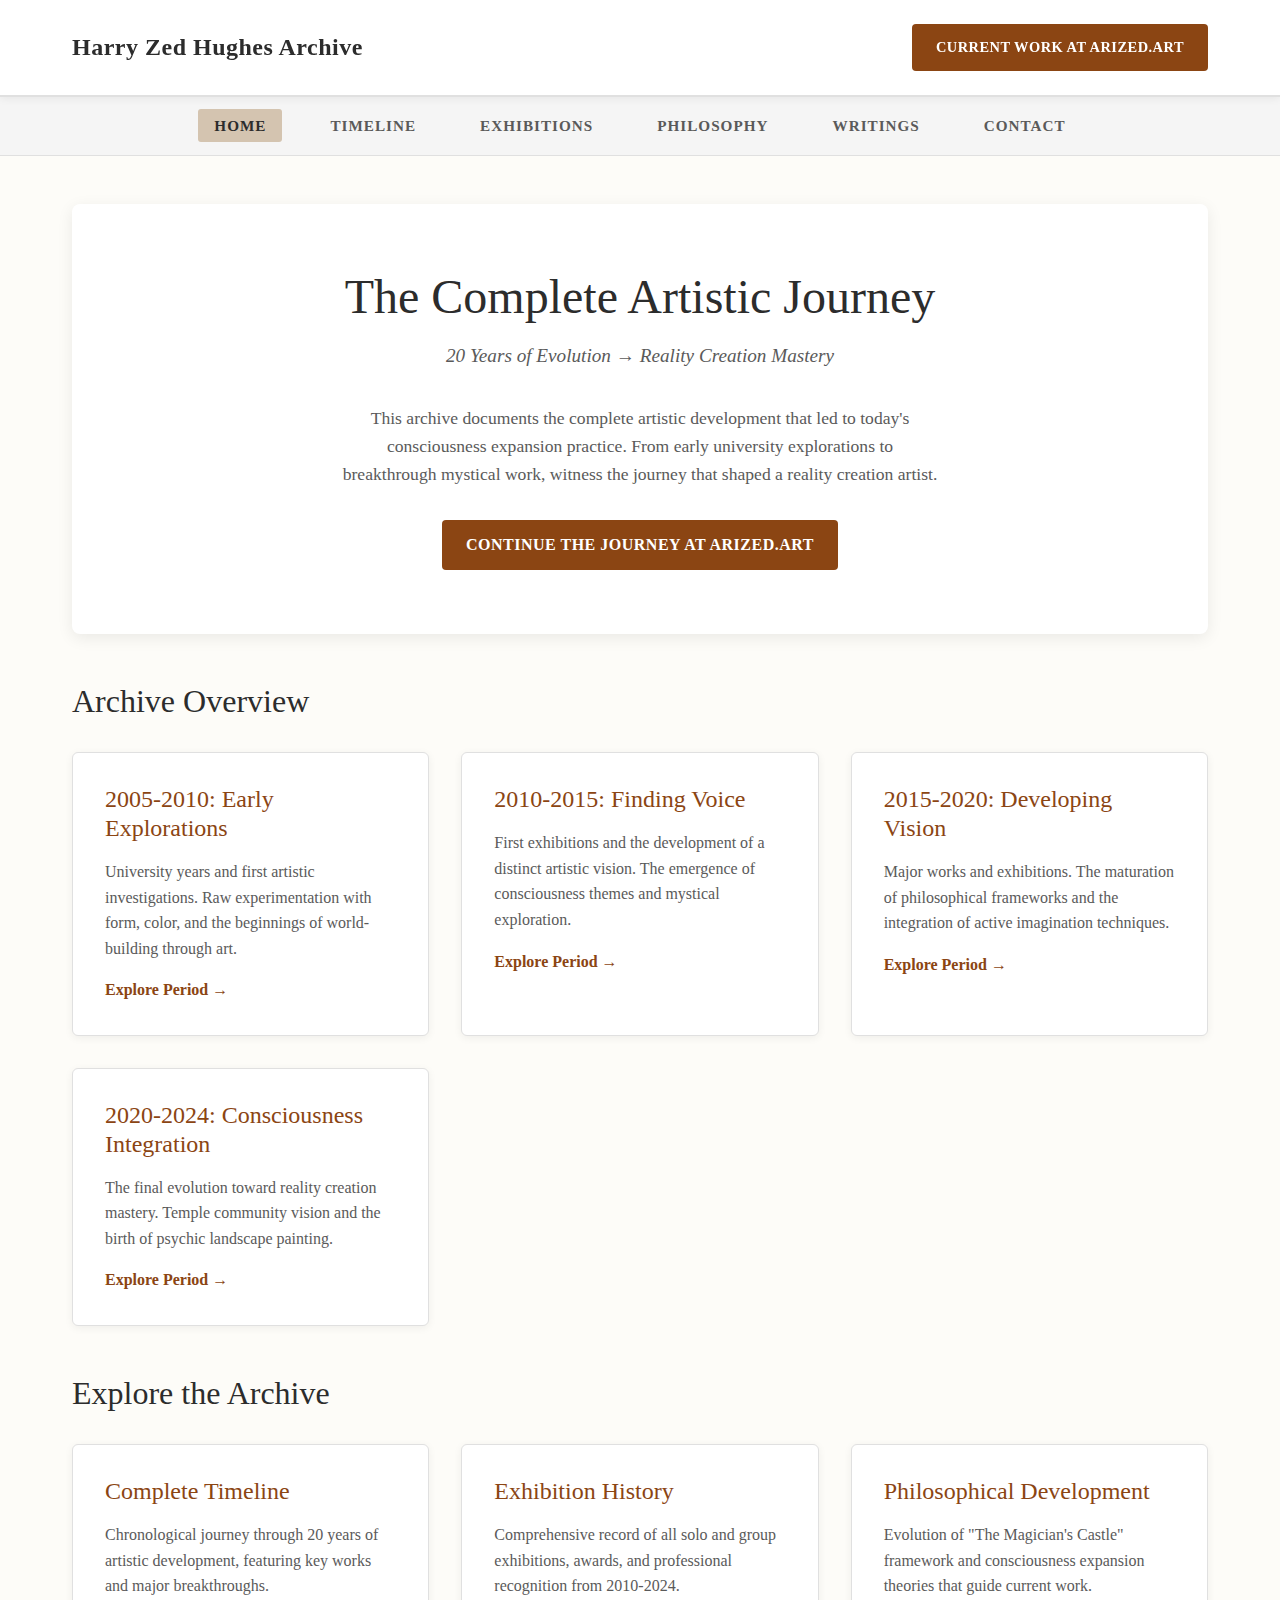
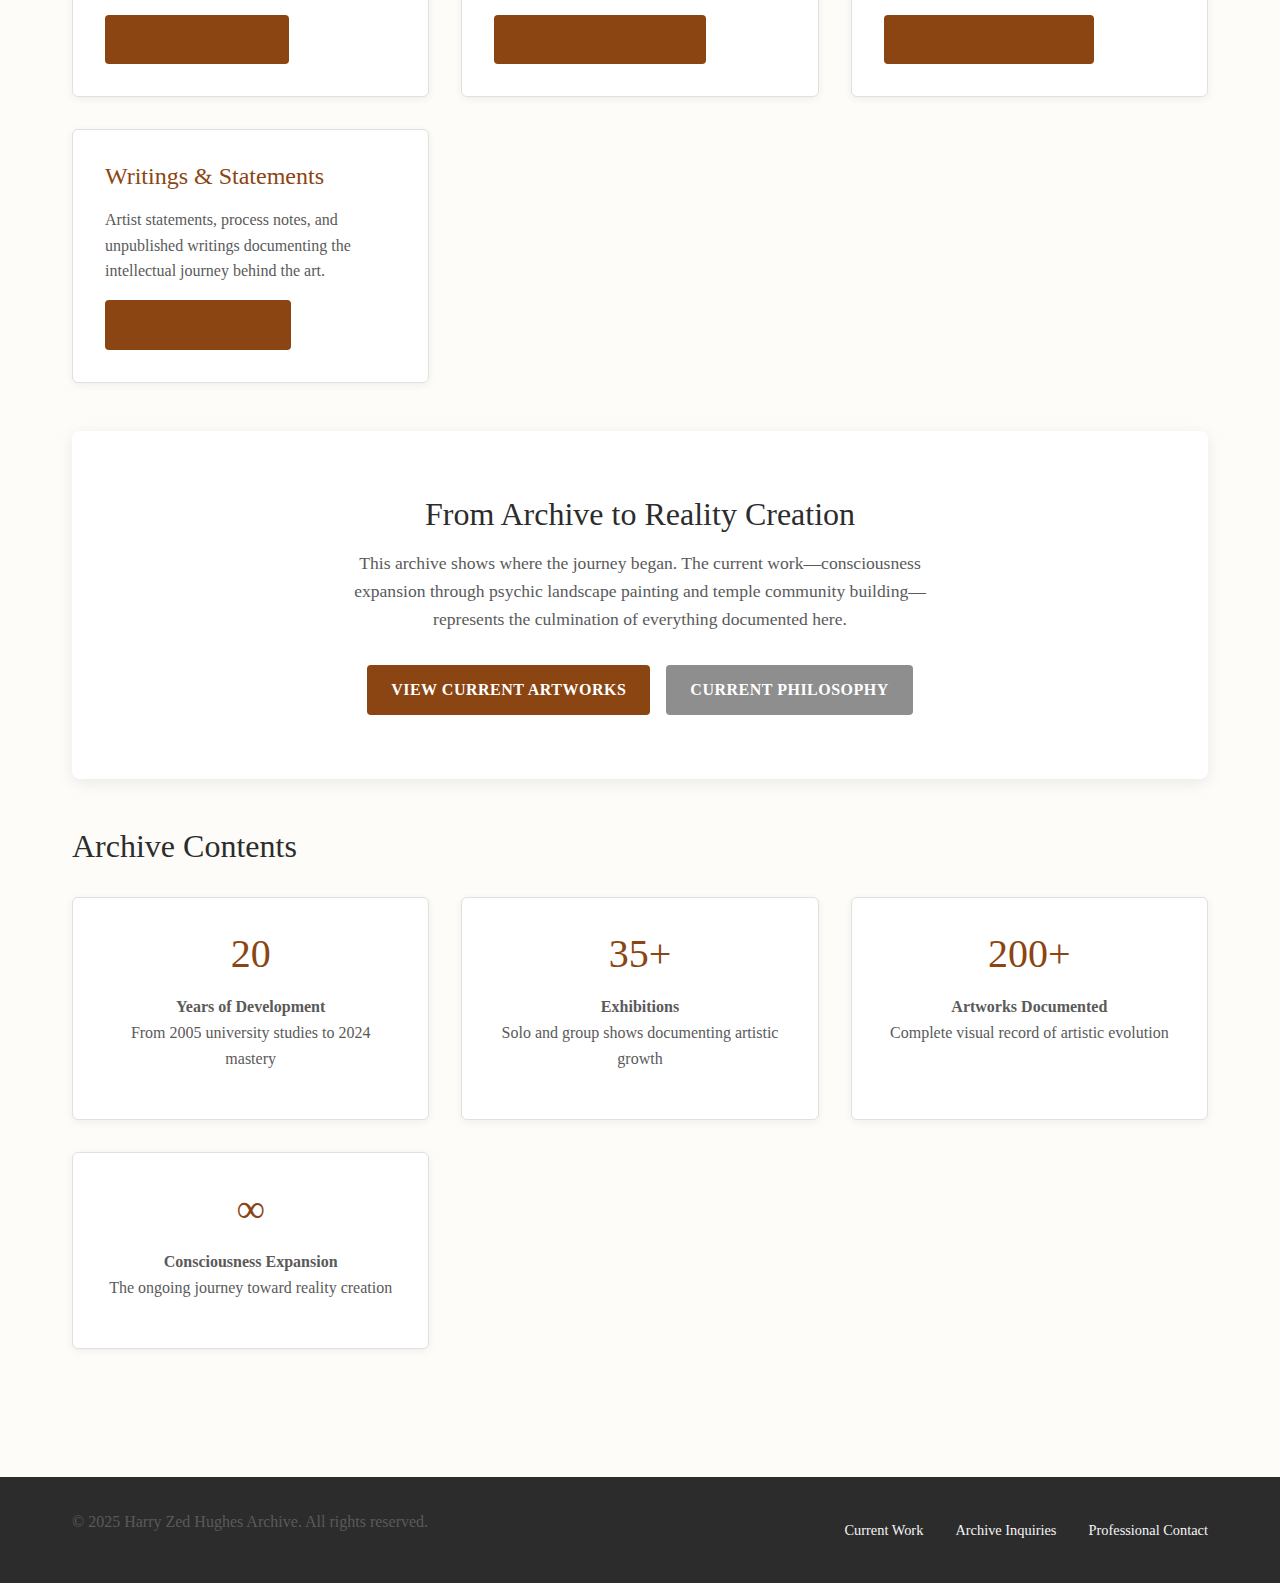
<file: index.html>
<!DOCTYPE html>
<html lang="en">
<head>
    <meta charset="UTF-8">
    <meta name="viewport" content="width=device-width, initial-scale=1.0">
    <title>Harry Zed Hughes Archive | Complete Artistic Journey (2005-2024)</title>
    <meta name="description" content="The complete artistic development archive documenting 20 years of evolution from early explorations to consciousness expansion mastery.">
    <link rel="stylesheet" href="css/main.css">
    <link rel="canonical" href="https://harryzedhughes.com/">
</head>
<body>
    <div class="page-wrapper">
        <!-- Header -->
        <header class="archive-header">
            <div class="container">
                <div class="header-content">
                    <a href="index.html" class="archive-logo">Harry Zed Hughes Archive</a>
                    <a href="https://arized.art" class="current-site-link">Current Work at AriZed.art</a>
                </div>
            </div>
        </header>

        <!-- Navigation -->
        <nav class="archive-nav">
            <div class="container">
                <ul class="nav-menu">
                    <li><a href="index.html" class="active">Home</a></li>
                    <li><a href="timeline.html">Timeline</a></li>
                    <li><a href="exhibitions.html">Exhibitions</a></li>
                    <li><a href="philosophy-archive.html">Philosophy</a></li>
                    <li><a href="writings.html">Writings</a></li>
                    <li><a href="contact.html">Contact</a></li>
                </ul>
            </div>
        </nav>

        <!-- Main Content -->
        <main class="main-content">
            <div class="container">
                
                <!-- Hero Section -->
                <section class="hero-section content-section">
                    <h1 class="hero-title">The Complete Artistic Journey</h1>
                    <p class="hero-subtitle">20 Years of Evolution → Reality Creation Mastery</p>
                    <p class="hero-description">
                        This archive documents the complete artistic development that led to today's consciousness expansion practice. From early university explorations to breakthrough mystical work, witness the journey that shaped a reality creation artist.
                    </p>
                    <a href="https://arized.art" class="btn">Continue the Journey at AriZed.art</a>
                </section>

                <!-- Archive Overview -->
                <section class="content-section">
                    <h2>Archive Overview</h2>
                    <div class="archive-grid">
                        <div class="archive-card">
                            <h3>2005-2010: Early Explorations</h3>
                            <p>University years and first artistic investigations. Raw experimentation with form, color, and the beginnings of world-building through art.</p>
                            <a href="timeline.html#early-explorations">Explore Period →</a>
                        </div>

                        <div class="archive-card">
                            <h3>2010-2015: Finding Voice</h3>
                            <p>First exhibitions and the development of a distinct artistic vision. The emergence of consciousness themes and mystical exploration.</p>
                            <a href="timeline.html#finding-voice">Explore Period →</a>
                        </div>

                        <div class="archive-card">
                            <h3>2015-2020: Developing Vision</h3>
                            <p>Major works and exhibitions. The maturation of philosophical frameworks and the integration of active imagination techniques.</p>
                            <a href="timeline.html#developing-vision">Explore Period →</a>
                        </div>

                        <div class="archive-card">
                            <h3>2020-2024: Consciousness Integration</h3>
                            <p>The final evolution toward reality creation mastery. Temple community vision and the birth of psychic landscape painting.</p>
                            <a href="timeline.html#consciousness-integration">Explore Period →</a>
                        </div>
                    </div>
                </section>

                <!-- Archive Navigation -->
                <section class="content-section">
                    <h2>Explore the Archive</h2>
                    <div class="archive-grid">
                        <div class="archive-card">
                            <h3>Complete Timeline</h3>
                            <p>Chronological journey through 20 years of artistic development, featuring key works and major breakthroughs.</p>
                            <a href="timeline.html" class="btn">View Timeline</a>
                        </div>

                        <div class="archive-card">
                            <h3>Exhibition History</h3>
                            <p>Comprehensive record of all solo and group exhibitions, awards, and professional recognition from 2010-2024.</p>
                            <a href="exhibitions.html" class="btn">View Exhibitions</a>
                        </div>

                        <div class="archive-card">
                            <h3>Philosophical Development</h3>
                            <p>Evolution of "The Magician's Castle" framework and consciousness expansion theories that guide current work.</p>
                            <a href="philosophy-archive.html" class="btn">View Philosophy</a>
                        </div>

                        <div class="archive-card">
                            <h3>Writings & Statements</h3>
                            <p>Artist statements, process notes, and unpublished writings documenting the intellectual journey behind the art.</p>
                            <a href="writings.html" class="btn">View Writings</a>
                        </div>
                    </div>
                </section>

                <!-- Current Work Connection -->
                <section class="content-section">
                    <div class="hero-section">
                        <h2>From Archive to Reality Creation</h2>
                        <p class="hero-description">
                            This archive shows where the journey began. The current work—consciousness expansion through psychic landscape painting and temple community building—represents the culmination of everything documented here.
                        </p>
                        <div style="display: flex; gap: 1rem; justify-content: center; margin-top: 2rem;">
                            <a href="https://arized.art/artworks.html" class="btn">View Current Artworks</a>
                            <a href="https://arized.art/philosophy.html" class="btn btn-secondary">Current Philosophy</a>
                        </div>
                    </div>
                </section>

                <!-- Archive Stats -->
                <section class="content-section">
                    <h2>Archive Contents</h2>
                    <div class="archive-grid">
                        <div class="archive-card" style="text-align: center;">
                            <h3 style="font-size: 2.5rem; color: var(--archive-accent);">20</h3>
                            <p><strong>Years of Development</strong><br>From 2005 university studies to 2024 mastery</p>
                        </div>
                        
                        <div class="archive-card" style="text-align: center;">
                            <h3 style="font-size: 2.5rem; color: var(--archive-accent);">35+</h3>
                            <p><strong>Exhibitions</strong><br>Solo and group shows documenting artistic growth</p>
                        </div>
                        
                        <div class="archive-card" style="text-align: center;">
                            <h3 style="font-size: 2.5rem; color: var(--archive-accent);">200+</h3>
                            <p><strong>Artworks Documented</strong><br>Complete visual record of artistic evolution</p>
                        </div>
                        
                        <div class="archive-card" style="text-align: center;">
                            <h3 style="font-size: 2.5rem; color: var(--archive-accent);">∞</h3>
                            <p><strong>Consciousness Expansion</strong><br>The ongoing journey toward reality creation</p>
                        </div>
                    </div>
                </section>

            </div>
        </main>

        <!-- Footer -->
        <footer class="archive-footer">
            <div class="container">
                <div class="footer-content">
                    <div>
                        <p>&copy; 2025 Harry Zed Hughes Archive. All rights reserved.</p>
                    </div>
                    <div class="footer-links">
                        <a href="https://arized.art">Current Work</a>
                        <a href="contact.html">Archive Inquiries</a>
                        <a href="https://arized.art/contact.html">Professional Contact</a>
                    </div>
                </div>
            </div>
        </footer>
    </div>

    <script src="js/main.js"></script>
</body>
</html>
</file>
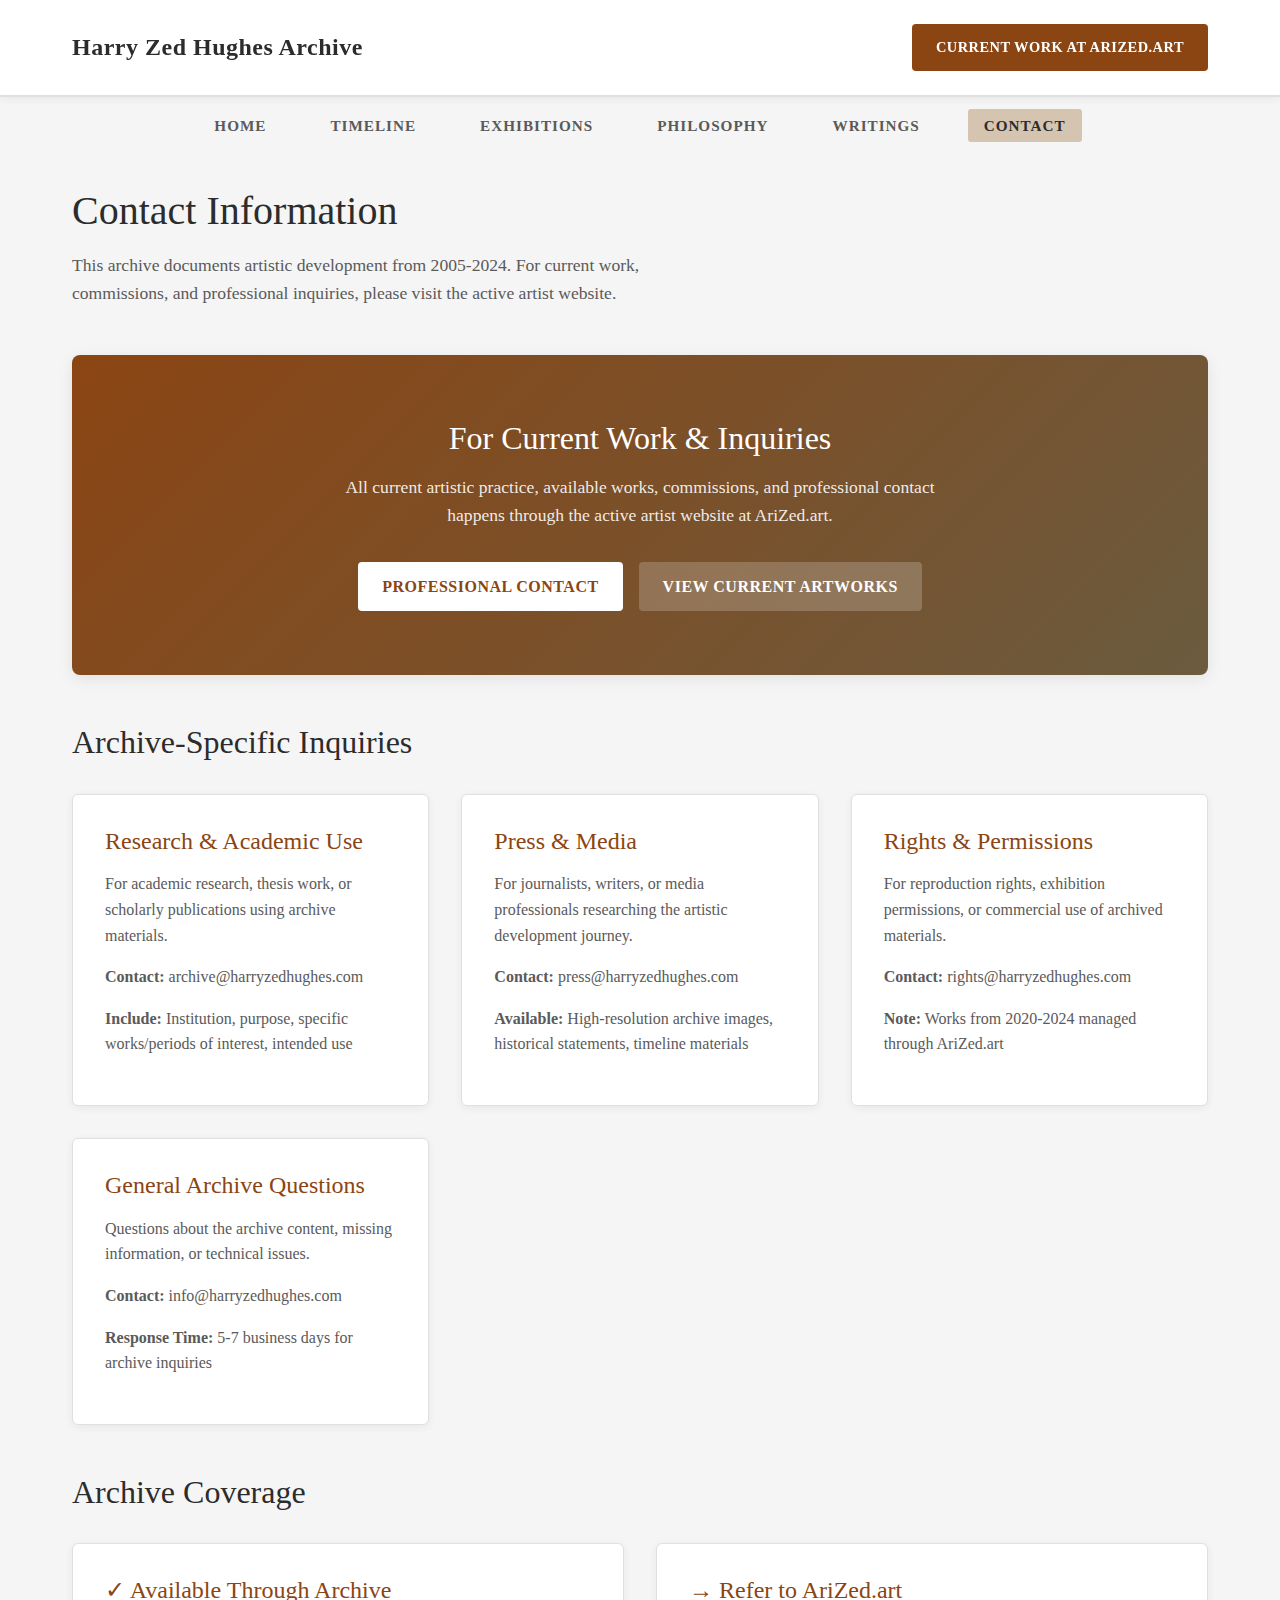
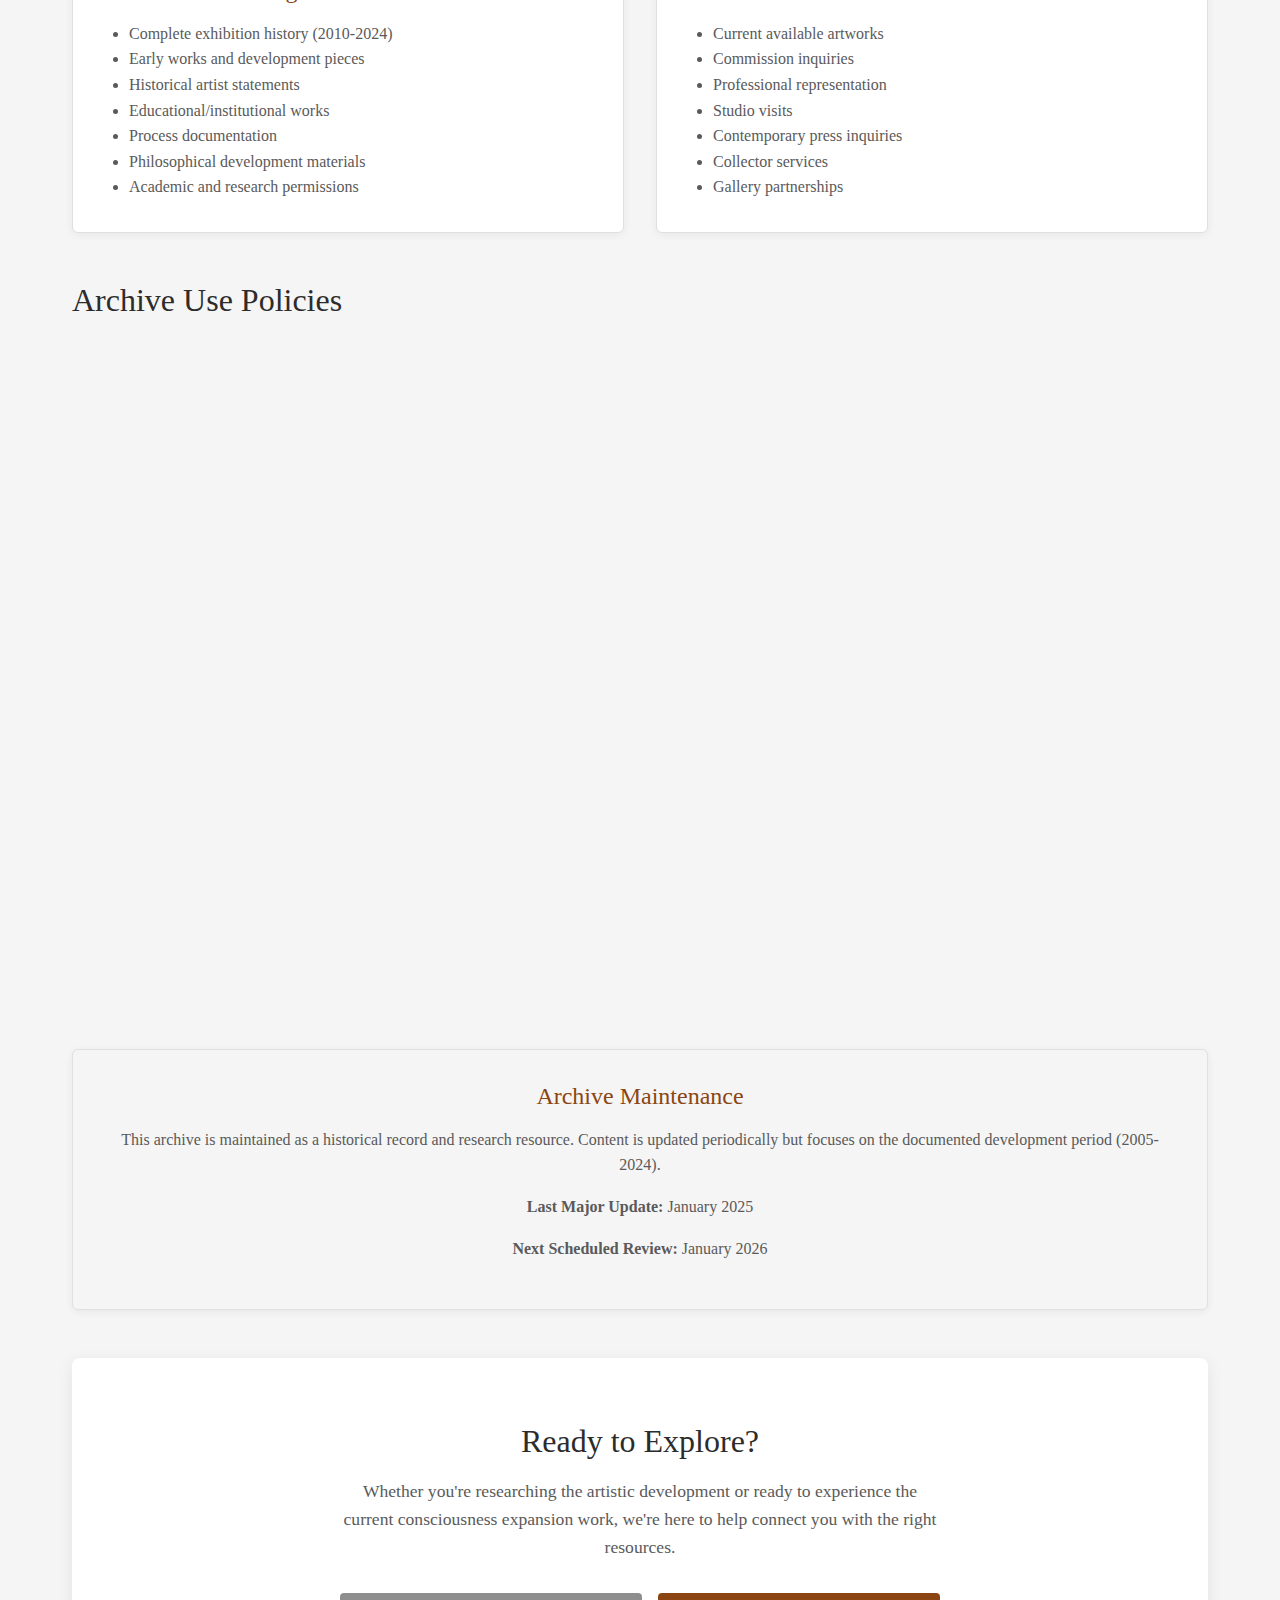
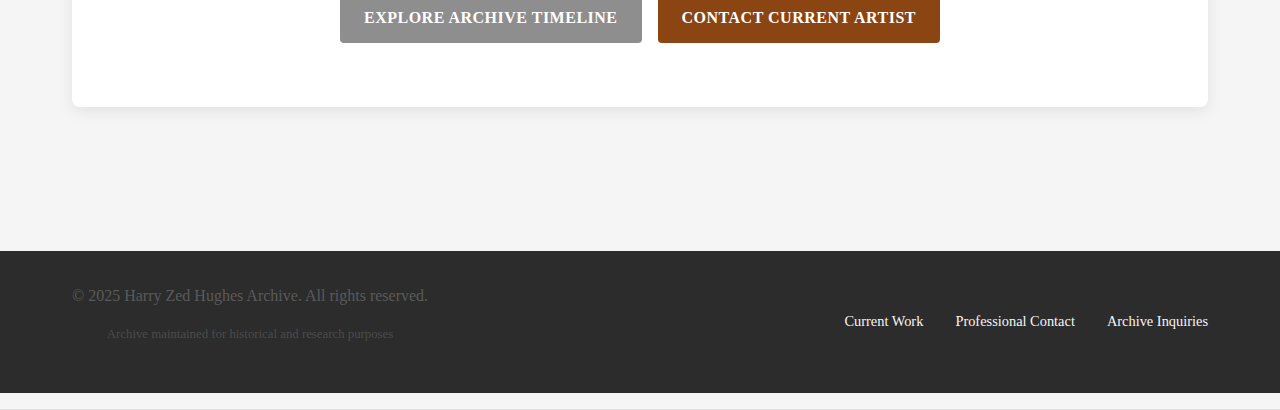
<file: contact.html>
<!DOCTYPE html>
<html lang="en">
<head>
    <meta charset="UTF-8">
    <meta name="viewport" content="width=device-width, initial-scale=1.0">
    <title>Contact | Harry Zed Hughes Archive</title>
    <meta name="description" content="Contact information for archive inquiries, research requests, and academic permissions. For current work, visit AriZed.art.">
    <link rel="stylesheet" href="css/main.css">
    <link rel="canonical" href="https://harryzedhughes.com/contact.html">
</head>
<body>
    <div class="page-wrapper">
        <!-- Header -->
        <header class="archive-header">
            <div class="container">
                <div class="header-content">
                    <a href="index.html" class="archive-logo">Harry Zed Hughes Archive</a>
                    <a href="https://arized.art" class="current-site-link">Current Work at AriZed.art</a>
                </div>
            </div>
        </header>

        <!-- Navigation -->
        <nav class="archive-nav">
            <div class="container">
                <ul class="nav-menu">
                    <li><a href="index.html">Home</a></li>
                    <li><a href="timeline.html">Timeline</a></li>
                    <li><a href="exhibitions.html">Exhibitions</a></li>
                    <li><a href="philosophy-archive.html">Philosophy</a></li>
                    <li><a href="writings.html">Writings</a></li>
                    <li><a href="contact.html" class="active">Contact</a></li>
                </ul>
            </div>
        </header>

        <!-- Main Content -->
        <main class="main-content">
            <div class="container">
                
                <!-- Page Header -->
                <section class="content-section">
                    <h1>Contact Information</h1>
                    <p style="font-size: 1.1rem; color: var(--archive-text-secondary); max-width: 600px;">
                        This archive documents artistic development from 2005-2024. For current work, commissions, and professional inquiries, please visit the active artist website.
                    </p>
                </section>

                <!-- Current Work Redirect -->
                <section class="content-section">
                    <div class="hero-section" style="background: linear-gradient(135deg, var(--archive-accent), var(--archive-brown-dark)); color: white;">
                        <h2 style="color: white;">For Current Work & Inquiries</h2>
                        <p class="hero-description" style="color: rgba(255,255,255,0.9);">
                            All current artistic practice, available works, commissions, and professional contact happens through the active artist website at AriZed.art.
                        </p>
                        <div style="display: flex; gap: 1rem; justify-content: center; margin-top: 2rem; flex-wrap: wrap;">
                            <a href="https://arized.art/contact.html" class="btn" style="background: white; color: var(--archive-accent);">Professional Contact</a>
                            <a href="https://arized.art/artworks.html" class="btn btn-secondary" style="background: rgba(255,255,255,0.2); color: white;">View Current Artworks</a>
                        </div>
                    </div>
                </section>

                <!-- Archive-Specific Contact -->
                <section class="content-section">
                    <h2>Archive-Specific Inquiries</h2>
                    <div class="archive-grid">
                        
                        <div class="archive-card">
                            <h3>Research & Academic Use</h3>
                            <p>For academic research, thesis work, or scholarly publications using archive materials.</p>
                            <p><strong>Contact:</strong> archive@harryzedhughes.com</p>
                            <p><strong>Include:</strong> Institution, purpose, specific works/periods of interest, intended use</p>
                        </div>

                        <div class="archive-card">
                            <h3>Press & Media</h3>
                            <p>For journalists, writers, or media professionals researching the artistic development journey.</p>
                            <p><strong>Contact:</strong> press@harryzedhughes.com</p>
                            <p><strong>Available:</strong> High-resolution archive images, historical statements, timeline materials</p>
                        </div>

                        <div class="archive-card">
                            <h3>Rights & Permissions</h3>
                            <p>For reproduction rights, exhibition permissions, or commercial use of archived materials.</p>
                            <p><strong>Contact:</strong> rights@harryzedhughes.com</p>
                            <p><strong>Note:</strong> Works from 2020-2024 managed through AriZed.art</p>
                        </div>

                        <div class="archive-card">
                            <h3>General Archive Questions</h3>
                            <p>Questions about the archive content, missing information, or technical issues.</p>
                            <p><strong>Contact:</strong> info@harryzedhughes.com</p>
                            <p><strong>Response Time:</strong> 5-7 business days for archive inquiries</p>
                        </div>

                    </div>
                </section>

                <!-- What This Archive Includes -->
                <section class="content-section">
                    <h2>Archive Coverage</h2>
                    <div class="archive-grid" style="grid-template-columns: 1fr 1fr;">
                        
                        <div class="archive-card">
                            <h3>✓ Available Through Archive</h3>
                            <ul style="margin-left: 1.5rem; color: var(--archive-text-secondary);">
                                <li>Complete exhibition history (2010-2024)</li>
                                <li>Early works and development pieces</li>
                                <li>Historical artist statements</li>
                                <li>Educational/institutional works</li>
                                <li>Process documentation</li>
                                <li>Philosophical development materials</li>
                                <li>Academic and research permissions</li>
                            </ul>
                        </div>

                        <div class="archive-card">
                            <h3>→ Refer to AriZed.art</h3>
                            <ul style="margin-left: 1.5rem; color: var(--archive-text-secondary);">
                                <li>Current available artworks</li>
                                <li>Commission inquiries</li>
                                <li>Professional representation</li>
                                <li>Studio visits</li>
                                <li>Contemporary press inquiries</li>
                                <li>Collector services</li>
                                <li>Gallery partnerships</li>
                            </ul>
                        </div>

                    </div>
                </section>

                <!-- Archive Policies -->
                <section class="content-section">
                    <h2>Archive Use Policies</h2>
                    
                    <div class="timeline-period">
                        <h3>Academic & Research Use</h3>
                        <p>Academic institutions and researchers are welcome to reference archive materials with proper attribution. High-resolution images available for legitimate academic purposes.</p>
                        <p><strong>Attribution Required:</strong> "Harry Zed Hughes Archive, harryzedhughes.com, accessed [date]"</p>
                    </div>

                    <div class="timeline-period">
                        <h3>Media & Press Use</h3>
                        <p>Press and media professionals may use archive materials for editorial purposes with advance permission. Commercial use requires separate licensing.</p>
                        <p><strong>Advance Notice:</strong> Minimum 48 hours for standard requests, 5+ days for complex research needs</p>
                    </div>

                    <div class="timeline-period">
                        <h3>Commercial Licensing</h3>
                        <p>Commercial reproduction, exhibition, or publication of archive materials requires licensing agreement. Rates vary by use case and distribution.</p>
                        <p><strong>Note:</strong> Works from 2020-2024 are managed through current artist representation at AriZed.art</p>
                    </div>
                </section>

                <!-- Archive Maintenance -->
                <section class="content-section">
                    <div class="archive-card" style="background: var(--archive-gray-light); text-align: center;">
                        <h3>Archive Maintenance</h3>
                        <p>This archive is maintained as a historical record and research resource. Content is updated periodically but focuses on the documented development period (2005-2024).</p>
                        <p><strong>Last Major Update:</strong> January 2025</p>
                        <p><strong>Next Scheduled Review:</strong> January 2026</p>
                    </div>
                </section>

                <!-- Final CTA -->
                <section class="content-section">
                    <div class="hero-section">
                        <h2>Ready to Explore?</h2>
                        <p class="hero-description">
                            Whether you're researching the artistic development or ready to experience the current consciousness expansion work, we're here to help connect you with the right resources.
                        </p>
                        <div style="display: flex; gap: 1rem; justify-content: center; margin-top: 2rem;">
                            <a href="timeline.html" class="btn btn-secondary">Explore Archive Timeline</a>
                            <a href="https://arized.art/contact.html" class="btn">Contact Current Artist</a>
                        </div>
                    </div>
                </section>

            </div>
        </main>

        <!-- Footer -->
        <footer class="archive-footer">
            <div class="container">
                <div class="footer-content">
                    <div>
                        <p>&copy; 2025 Harry Zed Hughes Archive. All rights reserved.</p>
                        <p style="font-size: 0.8rem; opacity: 0.7;">Archive maintained for historical and research purposes</p>
                    </div>
                    <div class="footer-links">
                        <a href="https://arized.art">Current Work</a>
                        <a href="https://arized.art/contact.html">Professional Contact</a>
                        <a href="mailto:info@harryzedhughes.com">Archive Inquiries</a>
                    </div>
                </div>
            </div>
        </footer>
    </div>

    <script src="js/main.js"></script>
</body>
</html>
</file>
<file: css/main.css>
/* ===== HARRYZEDHUGHES.COM ARCHIVE STYLES ===== */

:root {
    --archive-cream: #FDFCF8;
    --archive-white: #FFFFFF;
    --archive-gray-light: #F5F5F5;
    --archive-gray-medium: #E0E0E0;
    --archive-gray-dark: #8E8E8E;
    --archive-brown-light: #D4C4B0;
    --archive-brown-medium: #A0956B;
    --archive-brown-dark: #6B5B3F;
    --archive-text-primary: #2C2C2C;
    --archive-text-secondary: #5A5A5A;
    --archive-text-light: #8A8A8A;
    --archive-accent: #8B4513;
    --archive-shadow-light: 0 2px 8px rgba(0, 0, 0, 0.06);
    --archive-shadow-medium: 0 4px 16px rgba(0, 0, 0, 0.08);
}

/* ===== RESET & BASE ===== */
* {
    margin: 0;
    padding: 0;
    box-sizing: border-box;
}

body {
    font-family: 'Georgia', 'Times New Roman', serif;
    background-color: var(--archive-cream);
    color: var(--archive-text-primary);
    line-height: 1.6;
    font-size: 16px;
}

h1, h2, h3, h4, h5, h6 {
    font-family: 'Georgia', serif;
    font-weight: normal;
    line-height: 1.2;
    margin-bottom: 1rem;
}

h1 {
    font-size: 2.5rem;
    color: var(--archive-text-primary);
}

h2 {
    font-size: 2rem;
    color: var(--archive-text-primary);
}

h3 {
    font-size: 1.5rem;
    color: var(--archive-text-secondary);
}

p {
    margin-bottom: 1rem;
    color: var(--archive-text-secondary);
}

a {
    color: var(--archive-accent);
    text-decoration: none;
    transition: color 0.3s ease;
}

a:hover {
    color: var(--archive-brown-dark);
    text-decoration: underline;
}

img {
    max-width: 100%;
    height: auto;
    display: block;
}

/* ===== LAYOUT STRUCTURE ===== */
.container {
    max-width: 1200px;
    margin: 0 auto;
    padding: 0 2rem;
}

.page-wrapper {
    min-height: 100vh;
    display: flex;
    flex-direction: column;
}

/* ===== HEADER ===== */
.archive-header {
    background: var(--archive-white);
    border-bottom: 2px solid var(--archive-gray-medium);
    padding: 1.5rem 0;
    position: sticky;
    top: 0;
    z-index: 100;
    box-shadow: var(--archive-shadow-light);
}

.header-content {
    display: flex;
    justify-content: space-between;
    align-items: center;
}

.archive-logo {
    font-size: 1.5rem;
    font-weight: bold;
    color: var(--archive-text-primary);
    text-decoration: none;
    letter-spacing: 0.5px;
}

.current-site-link {
    background: var(--archive-accent);
    color: white;
    padding: 0.75rem 1.5rem;
    border-radius: 4px;
    font-size: 0.9rem;
    font-weight: bold;
    text-transform: uppercase;
    letter-spacing: 0.5px;
    transition: background 0.3s ease;
}

.current-site-link:hover {
    background: var(--archive-brown-dark);
    text-decoration: none;
}

/* ===== NAVIGATION ===== */
.archive-nav {
    background: var(--archive-gray-light);
    padding: 1rem 0;
    border-bottom: 1px solid var(--archive-gray-medium);
}

.nav-menu {
    display: flex;
    justify-content: center;
    list-style: none;
    gap: 2rem;
}

.nav-menu li a {
    color: var(--archive-text-secondary);
    font-size: 0.95rem;
    font-weight: bold;
    text-transform: uppercase;
    letter-spacing: 1px;
    padding: 0.5rem 1rem;
    border-radius: 3px;
    transition: all 0.3s ease;
}

.nav-menu li a:hover,
.nav-menu li a.active {
    background: var(--archive-brown-light);
    color: var(--archive-text-primary);
    text-decoration: none;
}

/* ===== MAIN CONTENT ===== */
.main-content {
    flex: 1;
    padding: 3rem 0;
}

.content-section {
    margin-bottom: 3rem;
}

.content-section:last-child {
    margin-bottom: 0;
}

/* ===== HERO SECTION ===== */
.hero-section {
    text-align: center;
    background: var(--archive-white);
    padding: 4rem 2rem;
    border-radius: 8px;
    box-shadow: var(--archive-shadow-medium);
    margin-bottom: 3rem;
}

.hero-title {
    font-size: 3rem;
    margin-bottom: 1rem;
    color: var(--archive-text-primary);
}

.hero-subtitle {
    font-size: 1.2rem;
    color: var(--archive-text-secondary);
    margin-bottom: 2rem;
    font-style: italic;
}

.hero-description {
    font-size: 1.1rem;
    max-width: 600px;
    margin: 0 auto 2rem;
    color: var(--archive-text-secondary);
}

/* ===== GRID LAYOUTS ===== */
.archive-grid {
    display: grid;
    grid-template-columns: repeat(auto-fit, minmax(300px, 1fr));
    gap: 2rem;
    margin: 2rem 0;
}

.archive-card {
    background: var(--archive-white);
    border: 1px solid var(--archive-gray-medium);
    border-radius: 6px;
    padding: 2rem;
    box-shadow: var(--archive-shadow-light);
    transition: transform 0.3s ease, box-shadow 0.3s ease;
}

.archive-card:hover {
    transform: translateY(-2px);
    box-shadow: var(--archive-shadow-medium);
}

.archive-card h3 {
    color: var(--archive-accent);
    margin-bottom: 1rem;
}

.archive-card p {
    color: var(--archive-text-secondary);
    margin-bottom: 1rem;
}

.archive-card a {
    font-weight: bold;
    color: var(--archive-accent);
}

/* ===== TIMELINE STYLES ===== */
.timeline-period {
    background: var(--archive-white);
    border-left: 4px solid var(--archive-accent);
    padding: 2rem;
    margin-bottom: 2rem;
    border-radius: 0 6px 6px 0;
    box-shadow: var(--archive-shadow-light);
}

.timeline-period h3 {
    color: var(--archive-accent);
    margin-bottom: 1rem;
}

.timeline-highlights {
    display: grid;
    grid-template-columns: repeat(auto-fit, minmax(200px, 1fr));
    gap: 1rem;
    margin-top: 1.5rem;
}

.timeline-highlight {
    background: var(--archive-gray-light);
    padding: 1rem;
    border-radius: 4px;
    text-align: center;
}

.timeline-highlight img {
    margin: 0 auto 0.5rem;
    border-radius: 4px;
}

.timeline-highlight h4 {
    font-size: 0.9rem;
    color: var(--archive-text-primary);
    margin-bottom: 0.5rem;
}

/* ===== BUTTONS ===== */
.btn {
    display: inline-block;
    padding: 0.75rem 1.5rem;
    background: var(--archive-accent);
    color: white;
    border-radius: 4px;
    font-weight: bold;
    text-transform: uppercase;
    letter-spacing: 0.5px;
    transition: background 0.3s ease;
}

.btn:hover {
    background: var(--archive-brown-dark);
    text-decoration: none;
}

.btn-secondary {
    background: var(--archive-gray-dark);
}

.btn-secondary:hover {
    background: var(--archive-text-primary);
}

/* ===== FOOTER ===== */
.archive-footer {
    background: var(--archive-text-primary);
    color: var(--archive-gray-light);
    padding: 2rem 0;
    text-align: center;
    margin-top: 3rem;
}

.footer-content {
    display: flex;
    justify-content: space-between;
    align-items: center;
    flex-wrap: wrap;
    gap: 1rem;
}

.footer-links {
    display: flex;
    gap: 2rem;
}

.footer-links a {
    color: var(--archive-gray-light);
    font-size: 0.9rem;
}

.footer-links a:hover {
    color: white;
}

/* ===== RESPONSIVE DESIGN ===== */
@media (max-width: 768px) {
    .container {
        padding: 0 1rem;
    }
    
    .header-content {
        flex-direction: column;
        gap: 1rem;
    }
    
    .nav-menu {
        flex-direction: column;
        align-items: center;
        gap: 0.5rem;
    }
    
    .hero-title {
        font-size: 2rem;
    }
    
    .hero-section {
        padding: 2rem 1rem;
    }
    
    .archive-grid {
        grid-template-columns: 1fr;
        gap: 1rem;
    }
    
    .timeline-highlights {
        grid-template-columns: 1fr;
    }
    
    .footer-content {
        flex-direction: column;
        text-align: center;
    }
    
    .footer-links {
        flex-direction: column;
        gap: 1rem;
    }
}

@media (max-width: 480px) {
    .nav-menu {
        gap: 0.25rem;
    }
    
    .nav-menu li a {
        padding: 0.5rem;
        font-size: 0.85rem;
    }
    
    .hero-title {
        font-size: 1.5rem;
    }
    
    .archive-card {
        padding: 1.5rem;
    }
    
    .timeline-period {
        padding: 1.5rem;
    }
}
</file>
